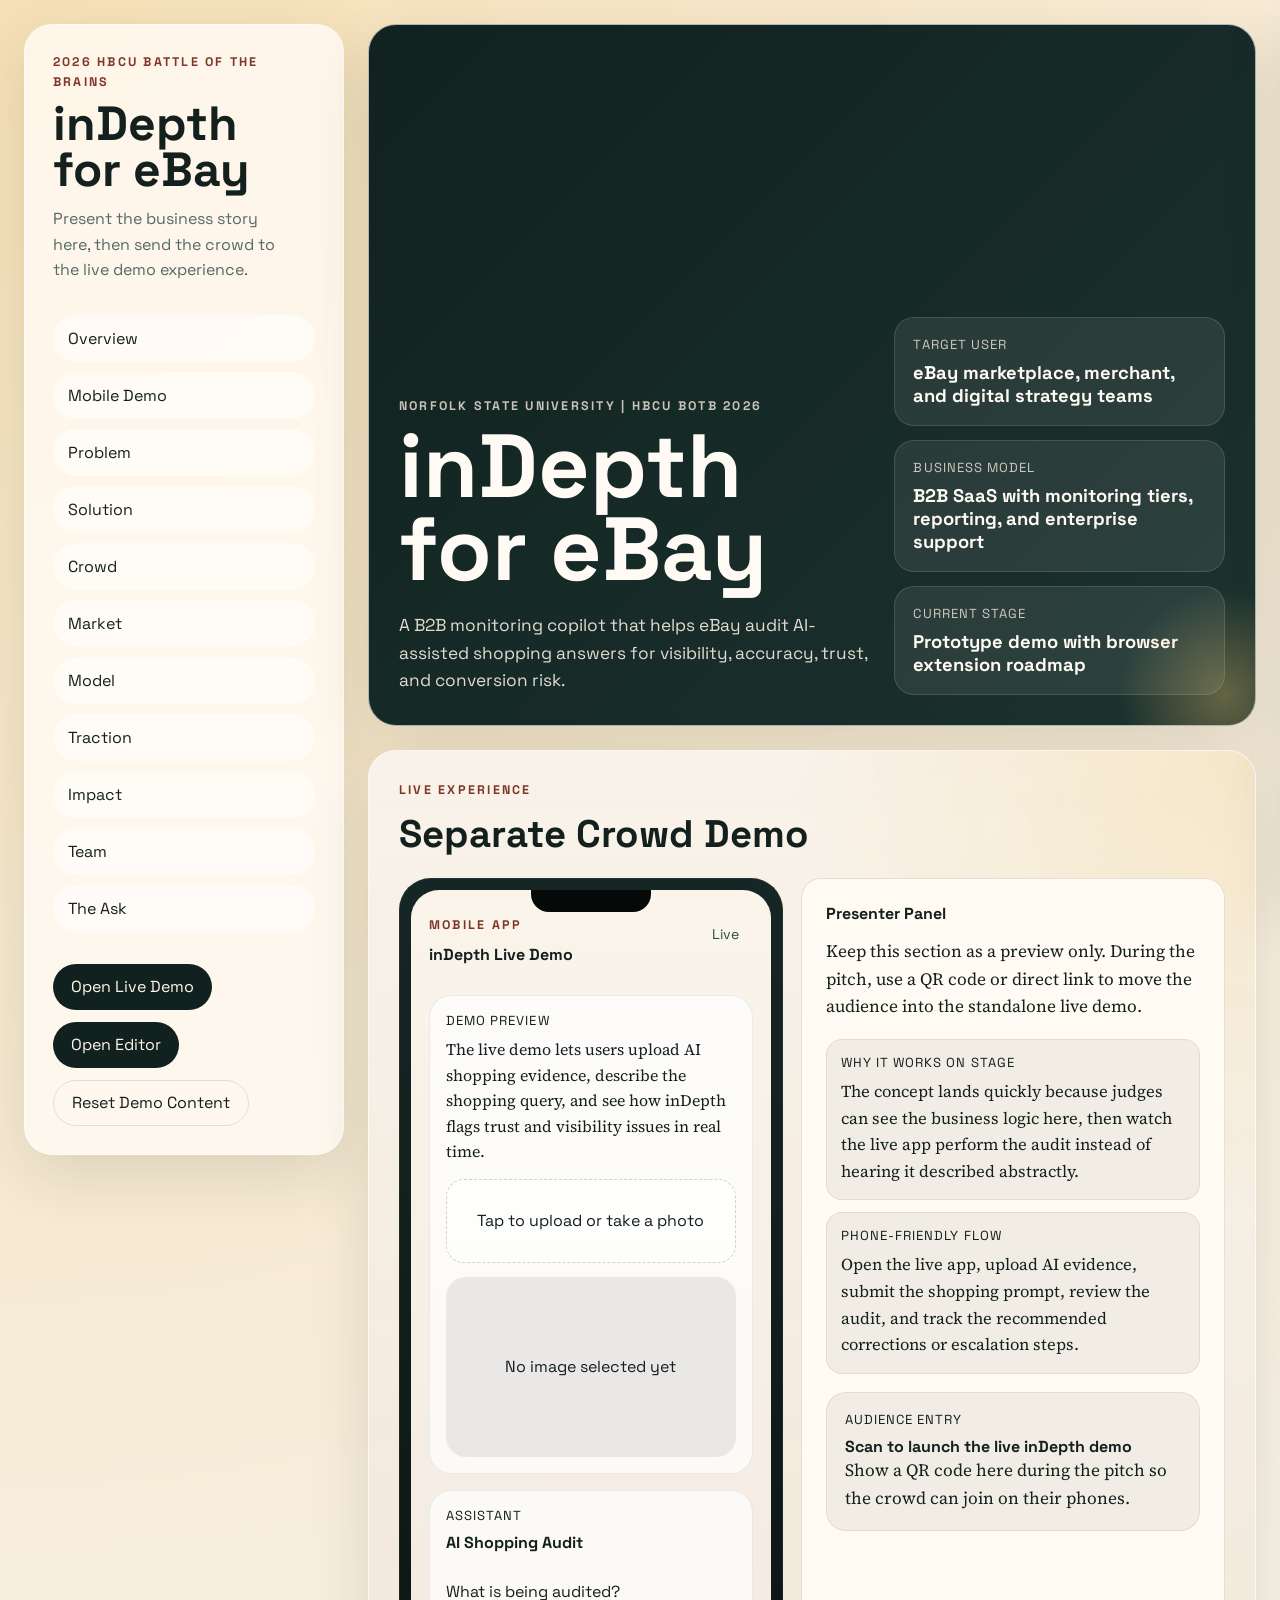
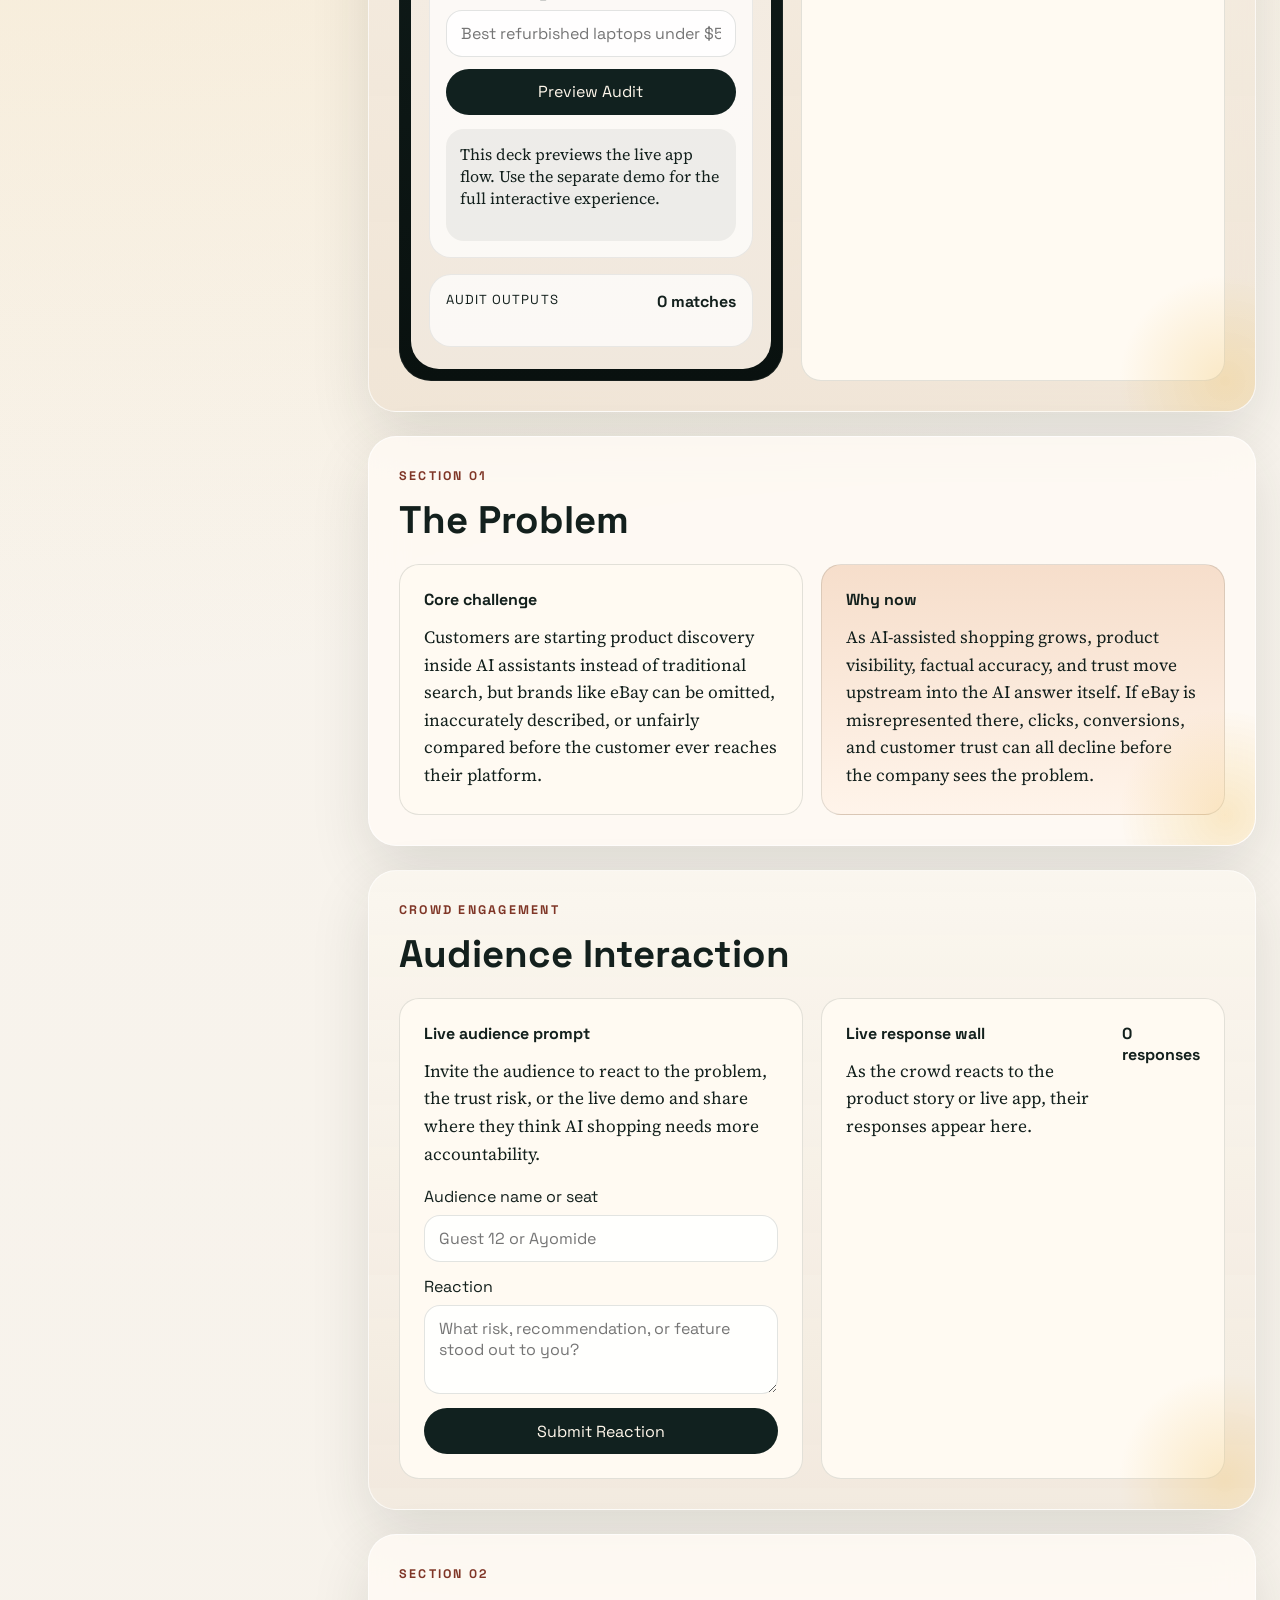
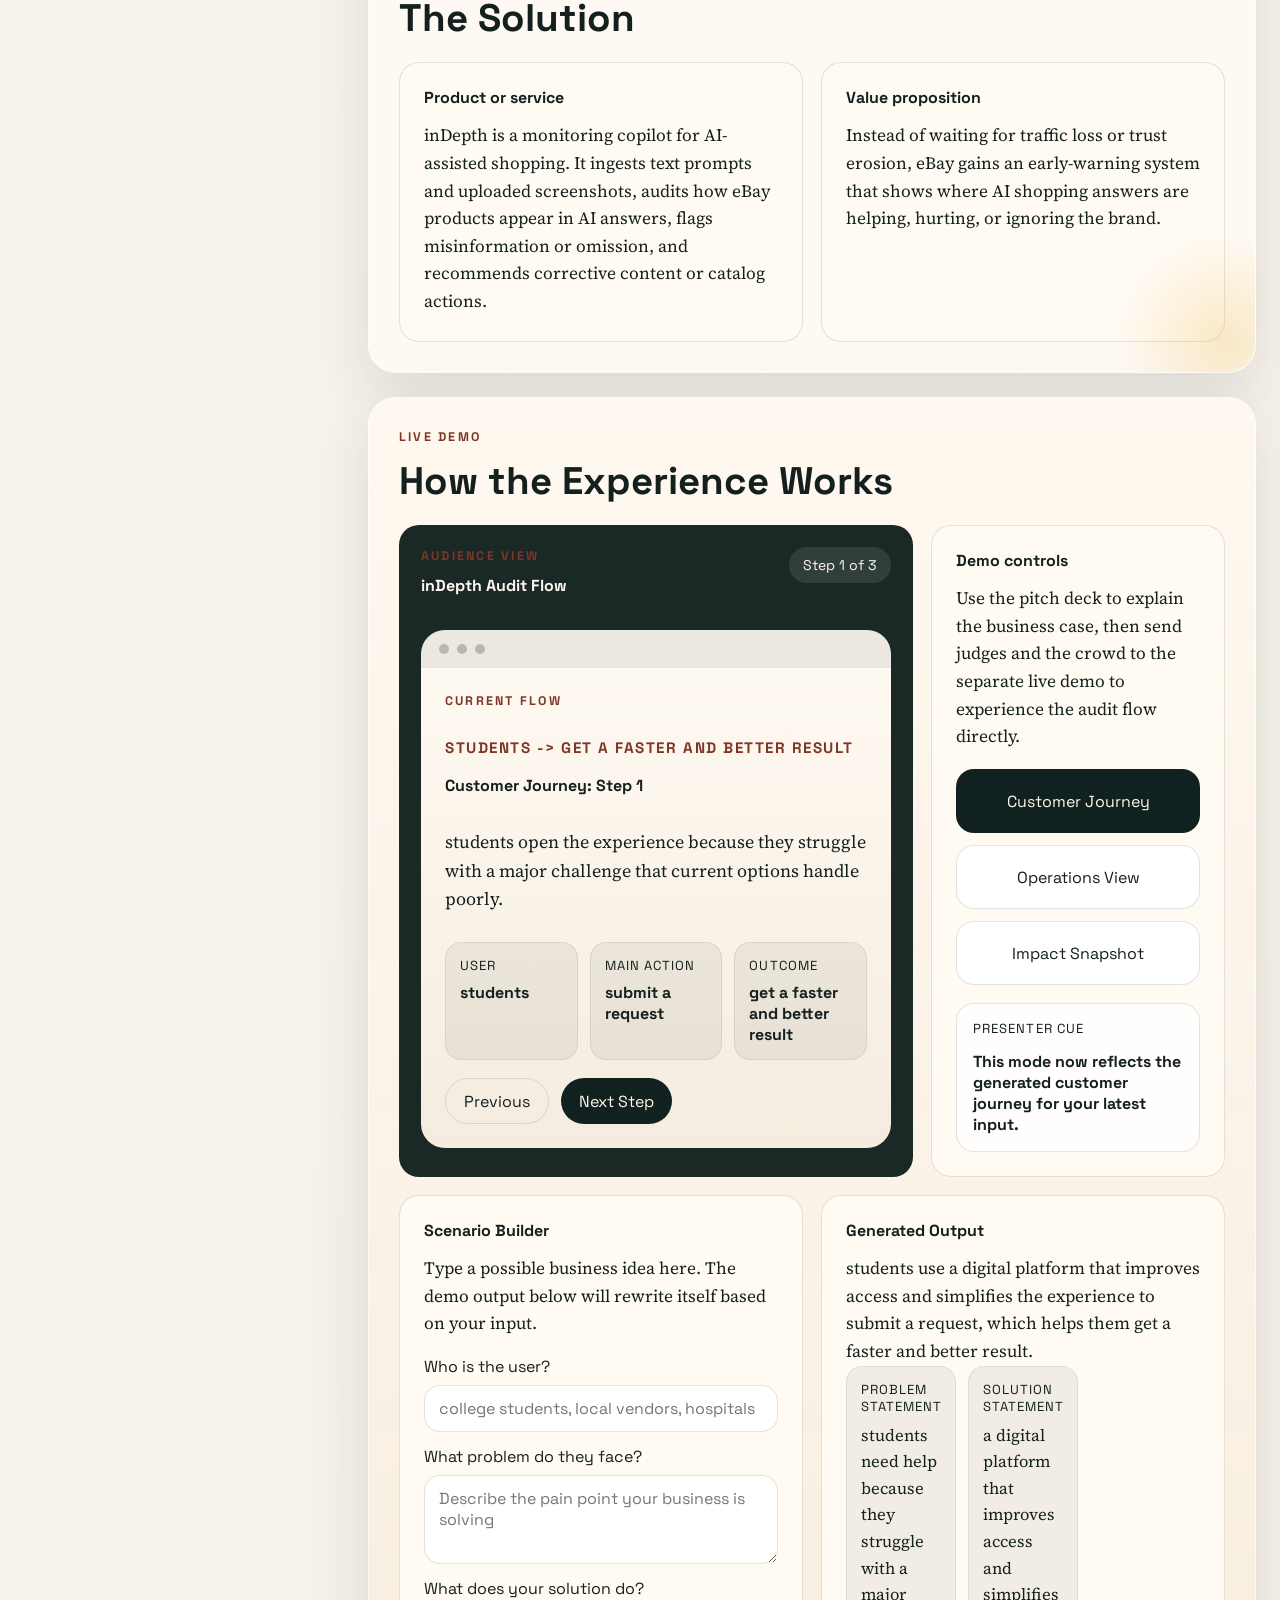
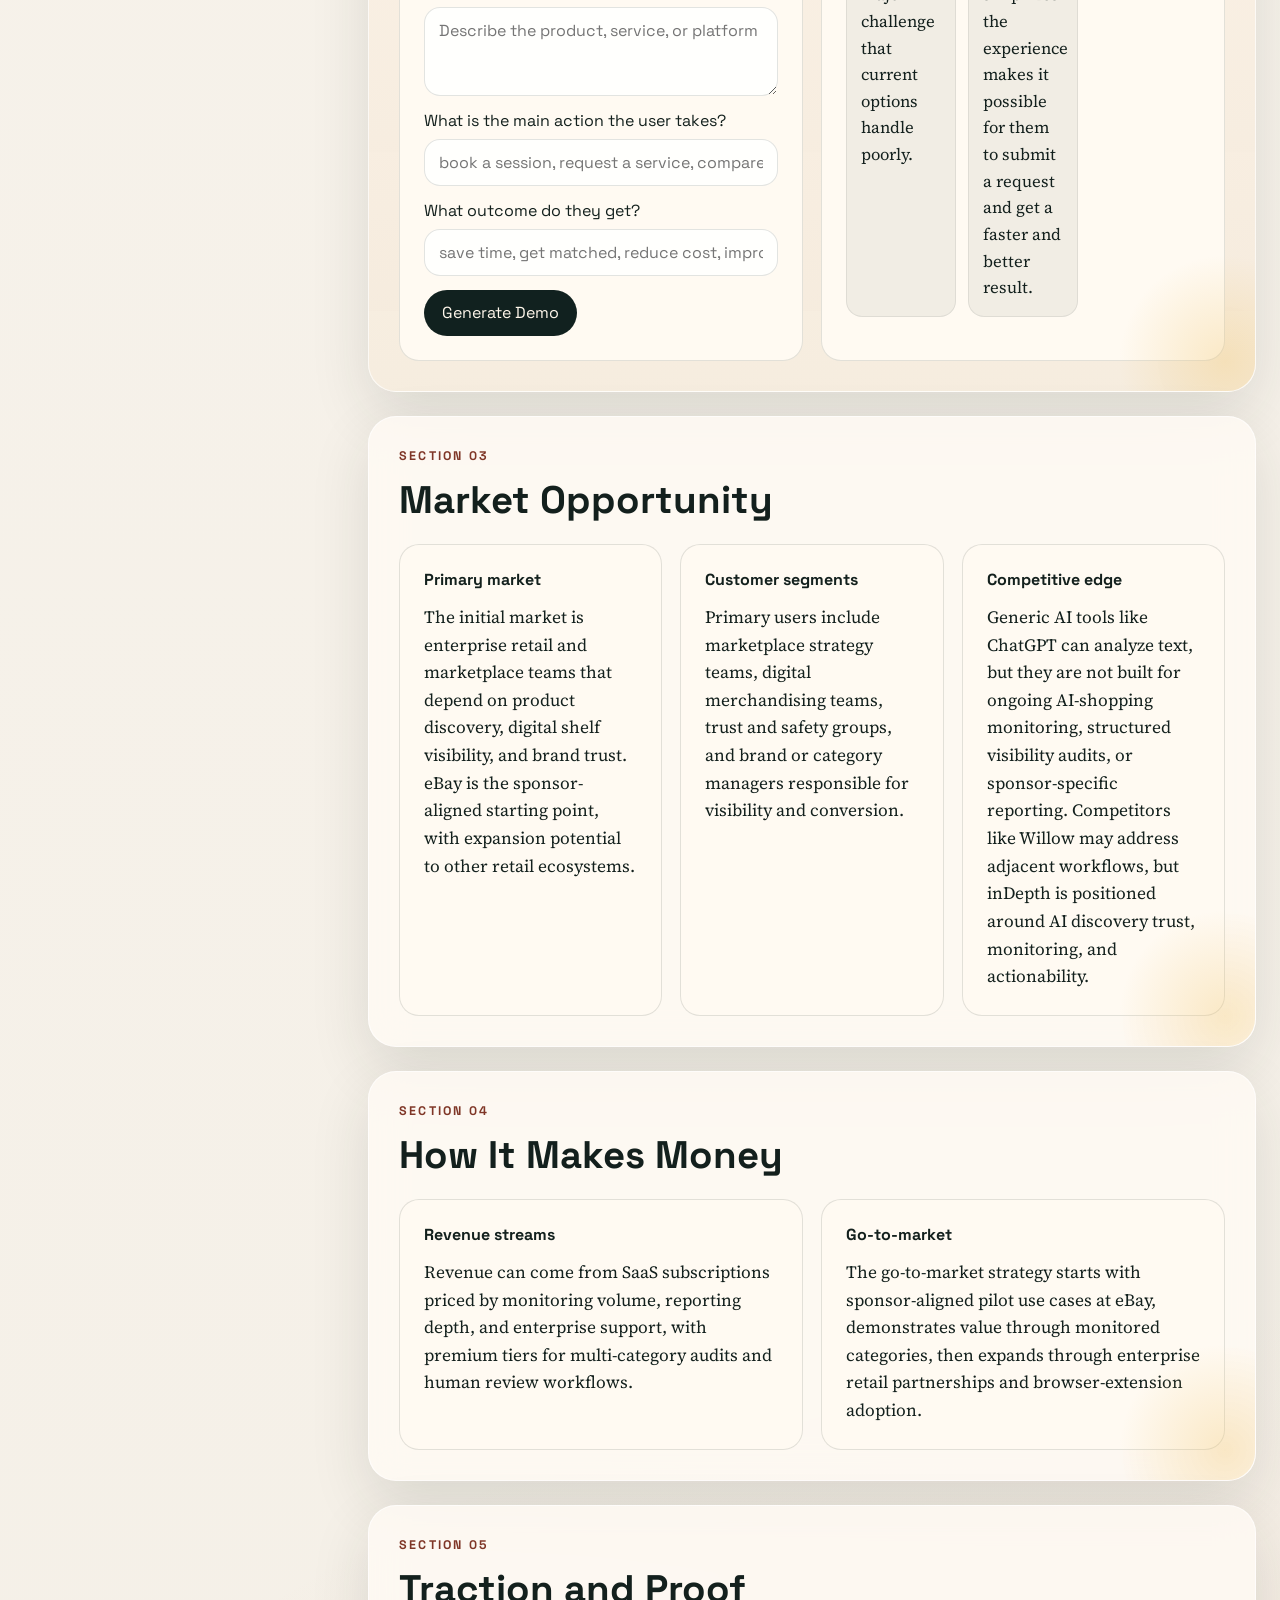
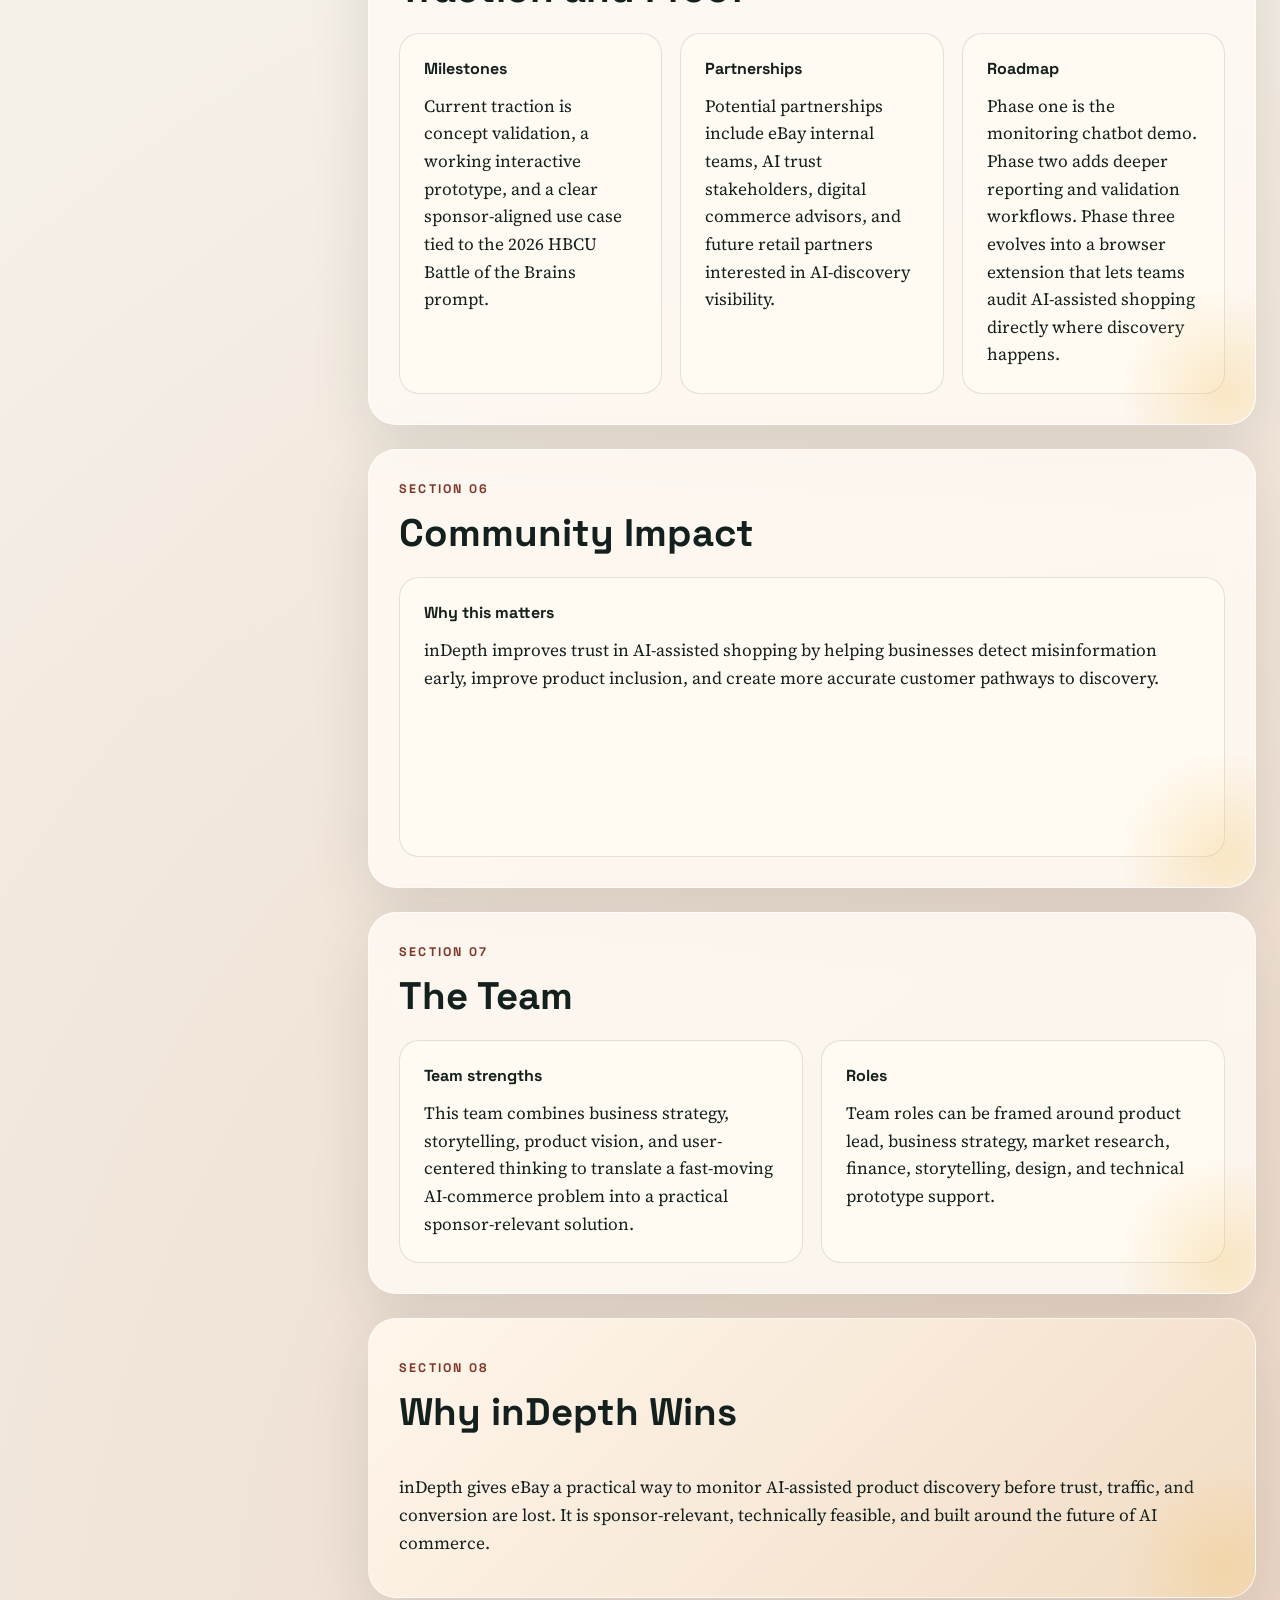
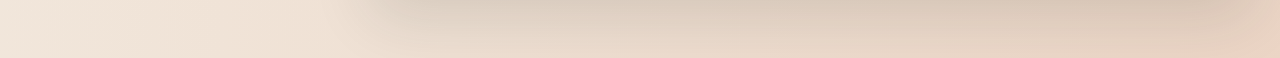
<file: index.html>
<!DOCTYPE html>
<html lang="en">
  <head>
    <meta charset="UTF-8" />
    <meta name="viewport" content="width=device-width, initial-scale=1.0" />
    <title>inDepth for eBay Pitch Deck</title>
    <link rel="preconnect" href="https://fonts.googleapis.com" />
    <link rel="preconnect" href="https://fonts.gstatic.com" crossorigin />
    <link
      href="https://fonts.googleapis.com/css2?family=Space+Grotesk:wght@400;500;700&family=Source+Serif+4:wght@400;600&display=swap"
      rel="stylesheet"
    />
    <link rel="stylesheet" href="./styles.css" />
  </head>
  <body>
    <div class="page-shell">
      <aside class="sidebar">
        <div>
          <p class="eyebrow">2026 HBCU Battle of the Brains</p>
          <h1>inDepth for eBay</h1>
          <p class="sidebar-copy">
            Present the business story here, then send the crowd to the live demo experience.
          </p>
        </div>

        <nav class="section-nav" aria-label="Section navigation">
          <a href="#hero">Overview</a>
          <a href="#mobile-demo">Mobile Demo</a>
          <a href="#problem">Problem</a>
          <a href="#solution">Solution</a>
          <a href="#crowd">Crowd</a>
          <a href="#market">Market</a>
          <a href="#business-model">Model</a>
          <a href="#traction">Traction</a>
          <a href="#impact">Impact</a>
          <a href="#team">Team</a>
          <a href="#ask">The Ask</a>
        </nav>

        <div class="sidebar-actions">
          <a class="primary-button link-button" href="./demo.html">Open Live Demo</a>
          <button id="edit-toggle" class="primary-button" type="button">
            Open Editor
          </button>
          <button id="reset-button" class="ghost-button" type="button">
            Reset Demo Content
          </button>
        </div>
      </aside>

      <main class="content">
        <section id="hero" class="panel hero-panel">
          <div class="hero-copy">
            <p class="eyebrow" data-field="tagline"></p>
            <h2 data-field="ventureName"></h2>
            <p class="lede" data-field="oneLiner"></p>
          </div>
          <div class="hero-metrics">
            <article class="metric-card">
              <span class="metric-label">Target user</span>
              <strong data-field="targetAudience"></strong>
            </article>
            <article class="metric-card">
              <span class="metric-label">Business model</span>
              <strong data-field="businessModel"></strong>
            </article>
            <article class="metric-card">
              <span class="metric-label">Current stage</span>
              <strong data-field="stage"></strong>
            </article>
          </div>
        </section>

        <section id="mobile-demo" class="panel mobile-demo-panel">
          <div class="section-heading">
            <p class="eyebrow">Live Experience</p>
            <h3>Separate Crowd Demo</h3>
          </div>

          <div class="mobile-demo-layout">
            <article class="phone-shell">
              <div class="phone-notch"></div>
              <div class="phone-screen">
                <header class="app-header">
                  <div>
                    <p class="eyebrow">Mobile app</p>
                    <h4 data-field="mobileAppTitle"></h4>
                  </div>
                  <span class="status-pill online-pill">Live</span>
                </header>

                <section class="upload-card">
                  <div>
                    <span class="metric-label">Demo preview</span>
                    <p class="upload-copy" data-field="mobileIntro"></p>
                  </div>
                  <label class="upload-dropzone" for="image-upload">
                    <input id="image-upload" type="file" accept="image/*" />
                    <span>Tap to upload or take a photo</span>
                  </label>
                  <div id="image-preview" class="image-preview empty">
                    <span id="preview-text">No image selected yet</span>
                    <img id="preview-image" alt="Uploaded preview" />
                  </div>
                </section>

                <section class="chat-card">
                  <div class="chat-heading">
                    <div>
                      <span class="metric-label">Assistant</span>
                      <h4>AI Shopping Audit</h4>
                    </div>
                  </div>

                  <form id="chat-form" class="chat-form">
                    <label>
                      What is being audited?
                      <input
                        id="chat-query"
                        name="query"
                        type="text"
                        placeholder="Best refurbished laptops under $500, top vintage watches..."
                      />
                    </label>
                    <button class="primary-button" type="submit">
                      Preview Audit
                    </button>
                  </form>

                  <div id="chat-response" class="chat-response">
                    This deck previews the live app flow. Use the separate demo for the full interactive experience.
                  </div>
                </section>

                <section class="results-card">
                  <div class="results-heading">
                    <span class="metric-label">Audit outputs</span>
                    <strong id="result-count">0 actions</strong>
                  </div>
                  <div id="result-list" class="result-list"></div>
                </section>
              </div>
            </article>

            <article class="story-card presenter-card">
              <h4>Presenter Panel</h4>
              <p data-field="mobilePresenterCue"></p>
              <div class="presenter-grid">
                <article class="output-card">
                  <span class="metric-label">Why it works on stage</span>
                  <p data-field="mobileWhyItWorks"></p>
                </article>
                <article class="output-card">
                  <span class="metric-label">Phone-friendly flow</span>
                  <p data-field="mobileFlow"></p>
                </article>
              </div>
              <div class="qr-card">
                <span class="metric-label">Audience entry</span>
                <strong data-field="qrPrompt"></strong>
                <p>Show a QR code here during the pitch so the crowd can join on their phones.</p>
              </div>
            </article>
          </div>
        </section>

        <section id="problem" class="panel">
          <div class="section-heading">
            <p class="eyebrow">Section 01</p>
            <h3>The Problem</h3>
          </div>
          <div class="two-column">
            <article class="story-card">
              <h4>Core challenge</h4>
              <p data-field="problem"></p>
            </article>
            <article class="story-card accent-card">
              <h4>Why now</h4>
              <p data-field="urgency"></p>
            </article>
          </div>
        </section>

        <section id="crowd" class="panel crowd-panel">
          <div class="section-heading">
            <p class="eyebrow">Crowd Engagement</p>
            <h3>Audience Interaction</h3>
          </div>

          <div class="generator-layout">
            <article class="story-card">
              <h4>Live audience prompt</h4>
              <p data-field="crowdPrompt"></p>
              <form id="crowd-form" class="scenario-form">
                <label>
                  Audience name or seat
                  <input
                    id="crowd-name"
                    name="name"
                    type="text"
                    placeholder="Guest 12 or Ayomide"
                  />
                </label>
                <label>
                  Reaction
                  <textarea
                    id="crowd-reaction"
                    name="reaction"
                    rows="3"
                    placeholder="What risk, recommendation, or feature stood out to you?"
                  ></textarea>
                </label>
                <button class="primary-button" type="submit">Submit Reaction</button>
              </form>
            </article>

            <article class="story-card">
              <div class="results-heading">
                <div>
                  <h4>Live response wall</h4>
                  <p class="builder-copy">As the crowd reacts to the product story or live app, their responses appear here.</p>
                </div>
                <strong id="crowd-count">0 responses</strong>
              </div>
              <div id="crowd-list" class="crowd-list"></div>
            </article>
          </div>
        </section>

        <section id="solution" class="panel">
          <div class="section-heading">
            <p class="eyebrow">Section 02</p>
            <h3>The Solution</h3>
          </div>
          <div class="two-column">
            <article class="story-card wide-card">
              <h4>Product or service</h4>
              <p data-field="solution"></p>
            </article>
            <article class="story-card">
              <h4>Value proposition</h4>
              <p data-field="valueProposition"></p>
            </article>
          </div>
        </section>

        <section id="demo" class="panel demo-panel">
          <div class="section-heading">
            <p class="eyebrow">Live Demo</p>
            <h3>How the Experience Works</h3>
          </div>

          <div class="demo-layout">
            <article class="demo-stage">
              <div class="demo-stage-header">
                <div>
                  <p class="eyebrow">Audience View</p>
                  <h4 data-field="demoTitle"></h4>
                </div>
                <span id="demo-status" class="status-pill">Step 1 of 3</span>
              </div>

              <div class="demo-screen">
                <div class="screen-topbar">
                  <span class="screen-dot"></span>
                  <span class="screen-dot"></span>
                  <span class="screen-dot"></span>
                </div>

                <div class="screen-body">
                  <p class="eyebrow">Current flow</p>
                  <h5 id="generated-headline" class="generated-headline"></h5>
                  <h4 id="journey-title"></h4>
                  <p id="journey-copy" class="screen-copy"></p>
                  <div class="generated-metrics">
                    <article class="generated-metric">
                      <span class="metric-label">User</span>
                      <strong id="output-user"></strong>
                    </article>
                    <article class="generated-metric">
                      <span class="metric-label">Main action</span>
                      <strong id="output-action"></strong>
                    </article>
                    <article class="generated-metric">
                      <span class="metric-label">Outcome</span>
                      <strong id="output-outcome"></strong>
                    </article>
                  </div>

                  <div class="journey-actions">
                    <button id="prev-step" class="ghost-button" type="button">
                      Previous
                    </button>
                    <button id="next-step" class="primary-button" type="button">
                      Next Step
                    </button>
                  </div>
                </div>
              </div>
            </article>

            <article class="demo-controls story-card">
              <h4>Demo controls</h4>
              <p data-field="demoInstructions"></p>
              <div class="control-grid">
                <button class="control-tile" data-mode="customer" type="button">
                  Customer Journey
                </button>
                <button class="control-tile" data-mode="operations" type="button">
                  Operations View
                </button>
                <button class="control-tile" data-mode="impact" type="button">
                  Impact Snapshot
                </button>
              </div>
              <div class="control-output">
                <span class="metric-label">Presenter cue</span>
                <strong id="mode-summary"></strong>
              </div>
            </article>
          </div>

          <div class="generator-layout">
            <article class="story-card">
              <h4>Scenario Builder</h4>
              <p class="builder-copy">
                Type a possible business idea here. The demo output below will rewrite itself based on your input.
              </p>

              <form id="scenario-form" class="scenario-form">
                <label>
                  Who is the user?
                  <input
                    id="scenario-user"
                    name="user"
                    type="text"
                    placeholder="college students, local vendors, hospitals"
                  />
                </label>
                <label>
                  What problem do they face?
                  <textarea
                    id="scenario-problem"
                    name="problem"
                    rows="3"
                    placeholder="Describe the pain point your business is solving"
                  ></textarea>
                </label>
                <label>
                  What does your solution do?
                  <textarea
                    id="scenario-solution"
                    name="solution"
                    rows="3"
                    placeholder="Describe the product, service, or platform"
                  ></textarea>
                </label>
                <label>
                  What is the main action the user takes?
                  <input
                    id="scenario-action"
                    name="action"
                    type="text"
                    placeholder="book a session, request a service, compare options"
                  />
                </label>
                <label>
                  What outcome do they get?
                  <input
                    id="scenario-outcome"
                    name="outcome"
                    type="text"
                    placeholder="save time, get matched, reduce cost, improve access"
                  />
                </label>
                <div class="editor-actions">
                  <button class="primary-button" type="submit">
                    Generate Demo
                  </button>
                </div>
              </form>
            </article>

            <article class="story-card">
              <h4>Generated Output</h4>
              <p id="generated-summary" class="builder-output"></p>
              <div class="output-grid">
                <article class="output-card">
                  <span class="metric-label">Problem statement</span>
                  <p id="generated-problem"></p>
                </article>
                <article class="output-card">
                  <span class="metric-label">Solution statement</span>
                  <p id="generated-solution"></p>
                </article>
              </div>
            </article>
          </div>
        </section>

        <section id="market" class="panel">
          <div class="section-heading">
            <p class="eyebrow">Section 03</p>
            <h3>Market Opportunity</h3>
          </div>
          <div class="grid-cards">
            <article class="story-card">
              <h4>Primary market</h4>
              <p data-field="market"></p>
            </article>
            <article class="story-card">
              <h4>Customer segments</h4>
              <p data-field="customers"></p>
            </article>
            <article class="story-card">
              <h4>Competitive edge</h4>
              <p data-field="competition"></p>
            </article>
          </div>
        </section>

        <section id="business-model" class="panel">
          <div class="section-heading">
            <p class="eyebrow">Section 04</p>
            <h3>How It Makes Money</h3>
          </div>
          <div class="two-column">
            <article class="story-card">
              <h4>Revenue streams</h4>
              <p data-field="revenue"></p>
            </article>
            <article class="story-card">
              <h4>Go-to-market</h4>
              <p data-field="goToMarket"></p>
            </article>
          </div>
        </section>

        <section id="traction" class="panel">
          <div class="section-heading">
            <p class="eyebrow">Section 05</p>
            <h3>Traction and Proof</h3>
          </div>
          <div class="grid-cards">
            <article class="story-card">
              <h4>Milestones</h4>
              <p data-field="traction"></p>
            </article>
            <article class="story-card">
              <h4>Partnerships</h4>
              <p data-field="partnerships"></p>
            </article>
            <article class="story-card">
              <h4>Roadmap</h4>
              <p data-field="roadmap"></p>
            </article>
          </div>
        </section>

        <section id="impact" class="panel">
          <div class="section-heading">
            <p class="eyebrow">Section 06</p>
            <h3>Community Impact</h3>
          </div>
          <article class="story-card impact-card">
            <h4>Why this matters</h4>
            <p data-field="impact"></p>
          </article>
        </section>

        <section id="team" class="panel">
          <div class="section-heading">
            <p class="eyebrow">Section 07</p>
            <h3>The Team</h3>
          </div>
          <div class="two-column">
            <article class="story-card">
              <h4>Team strengths</h4>
              <p data-field="team"></p>
            </article>
            <article class="story-card">
              <h4>Roles</h4>
              <p data-field="roles"></p>
            </article>
          </div>
        </section>

        <section id="ask" class="panel closing-panel">
          <div>
            <p class="eyebrow">Section 08</p>
            <h3 data-field="askTitle"></h3>
          </div>
          <p class="closing-copy" data-field="askBody"></p>
        </section>
      </main>
    </div>

    <aside id="editor-panel" class="editor-panel" aria-hidden="true">
      <div class="editor-header">
        <div>
          <p class="eyebrow">Editor</p>
          <h3>Update Your Pitch</h3>
        </div>
        <button id="close-editor" class="ghost-button" type="button">
          Close
        </button>
      </div>

      <form id="editor-form" class="editor-form">
        <label>
          Team / project tag
          <input name="tagline" type="text" />
        </label>
        <label>
          Venture name
          <input name="ventureName" type="text" />
        </label>
        <label>
          One-line pitch
          <textarea name="oneLiner" rows="3"></textarea>
        </label>
        <label>
          Target audience
          <input name="targetAudience" type="text" />
        </label>
        <label>
          Business model
          <input name="businessModel" type="text" />
        </label>
        <label>
          Current stage
          <input name="stage" type="text" />
        </label>
        <label>
          Problem
          <textarea name="problem" rows="4"></textarea>
        </label>
        <label>
          Why now
          <textarea name="urgency" rows="3"></textarea>
        </label>
        <label>
          Solution
          <textarea name="solution" rows="4"></textarea>
        </label>
        <label>
          Value proposition
          <textarea name="valueProposition" rows="3"></textarea>
        </label>
        <label>
          Demo title
          <input name="demoTitle" type="text" />
        </label>
        <label>
          Demo instructions
          <textarea name="demoInstructions" rows="3"></textarea>
        </label>
        <label>
          Mobile app title
          <input name="mobileAppTitle" type="text" />
        </label>
        <label>
          Mobile intro
          <textarea name="mobileIntro" rows="3"></textarea>
        </label>
        <label>
          Presenter cue
          <textarea name="mobilePresenterCue" rows="3"></textarea>
        </label>
        <label>
          Why it works on stage
          <textarea name="mobileWhyItWorks" rows="3"></textarea>
        </label>
        <label>
          Phone-friendly flow
          <textarea name="mobileFlow" rows="3"></textarea>
        </label>
        <label>
          QR prompt
          <input name="qrPrompt" type="text" />
        </label>
        <label>
          Crowd prompt
          <textarea name="crowdPrompt" rows="3"></textarea>
        </label>
        <label>
          Customer step 1
          <textarea name="journeyCustomer1" rows="3"></textarea>
        </label>
        <label>
          Customer step 2
          <textarea name="journeyCustomer2" rows="3"></textarea>
        </label>
        <label>
          Customer step 3
          <textarea name="journeyCustomer3" rows="3"></textarea>
        </label>
        <label>
          Operations step 1
          <textarea name="journeyOperations1" rows="3"></textarea>
        </label>
        <label>
          Operations step 2
          <textarea name="journeyOperations2" rows="3"></textarea>
        </label>
        <label>
          Operations step 3
          <textarea name="journeyOperations3" rows="3"></textarea>
        </label>
        <label>
          Impact step 1
          <textarea name="journeyImpact1" rows="3"></textarea>
        </label>
        <label>
          Impact step 2
          <textarea name="journeyImpact2" rows="3"></textarea>
        </label>
        <label>
          Impact step 3
          <textarea name="journeyImpact3" rows="3"></textarea>
        </label>
        <label>
          Market opportunity
          <textarea name="market" rows="3"></textarea>
        </label>
        <label>
          Customer segments
          <textarea name="customers" rows="3"></textarea>
        </label>
        <label>
          Competitive edge
          <textarea name="competition" rows="3"></textarea>
        </label>
        <label>
          Revenue streams
          <textarea name="revenue" rows="3"></textarea>
        </label>
        <label>
          Go-to-market plan
          <textarea name="goToMarket" rows="3"></textarea>
        </label>
        <label>
          Traction
          <textarea name="traction" rows="3"></textarea>
        </label>
        <label>
          Partnerships
          <textarea name="partnerships" rows="3"></textarea>
        </label>
        <label>
          Roadmap
          <textarea name="roadmap" rows="3"></textarea>
        </label>
        <label>
          Impact
          <textarea name="impact" rows="4"></textarea>
        </label>
        <label>
          Team strengths
          <textarea name="team" rows="3"></textarea>
        </label>
        <label>
          Team roles
          <textarea name="roles" rows="3"></textarea>
        </label>
        <label>
          Closing title
          <input name="askTitle" type="text" />
        </label>
        <label>
          Closing statement / ask
          <textarea name="askBody" rows="4"></textarea>
        </label>

        <div class="editor-actions">
          <button class="primary-button" type="submit">Save Changes</button>
        </div>
      </form>
    </aside>

    <script src="./app.js"></script>
  </body>
</html>
</file>
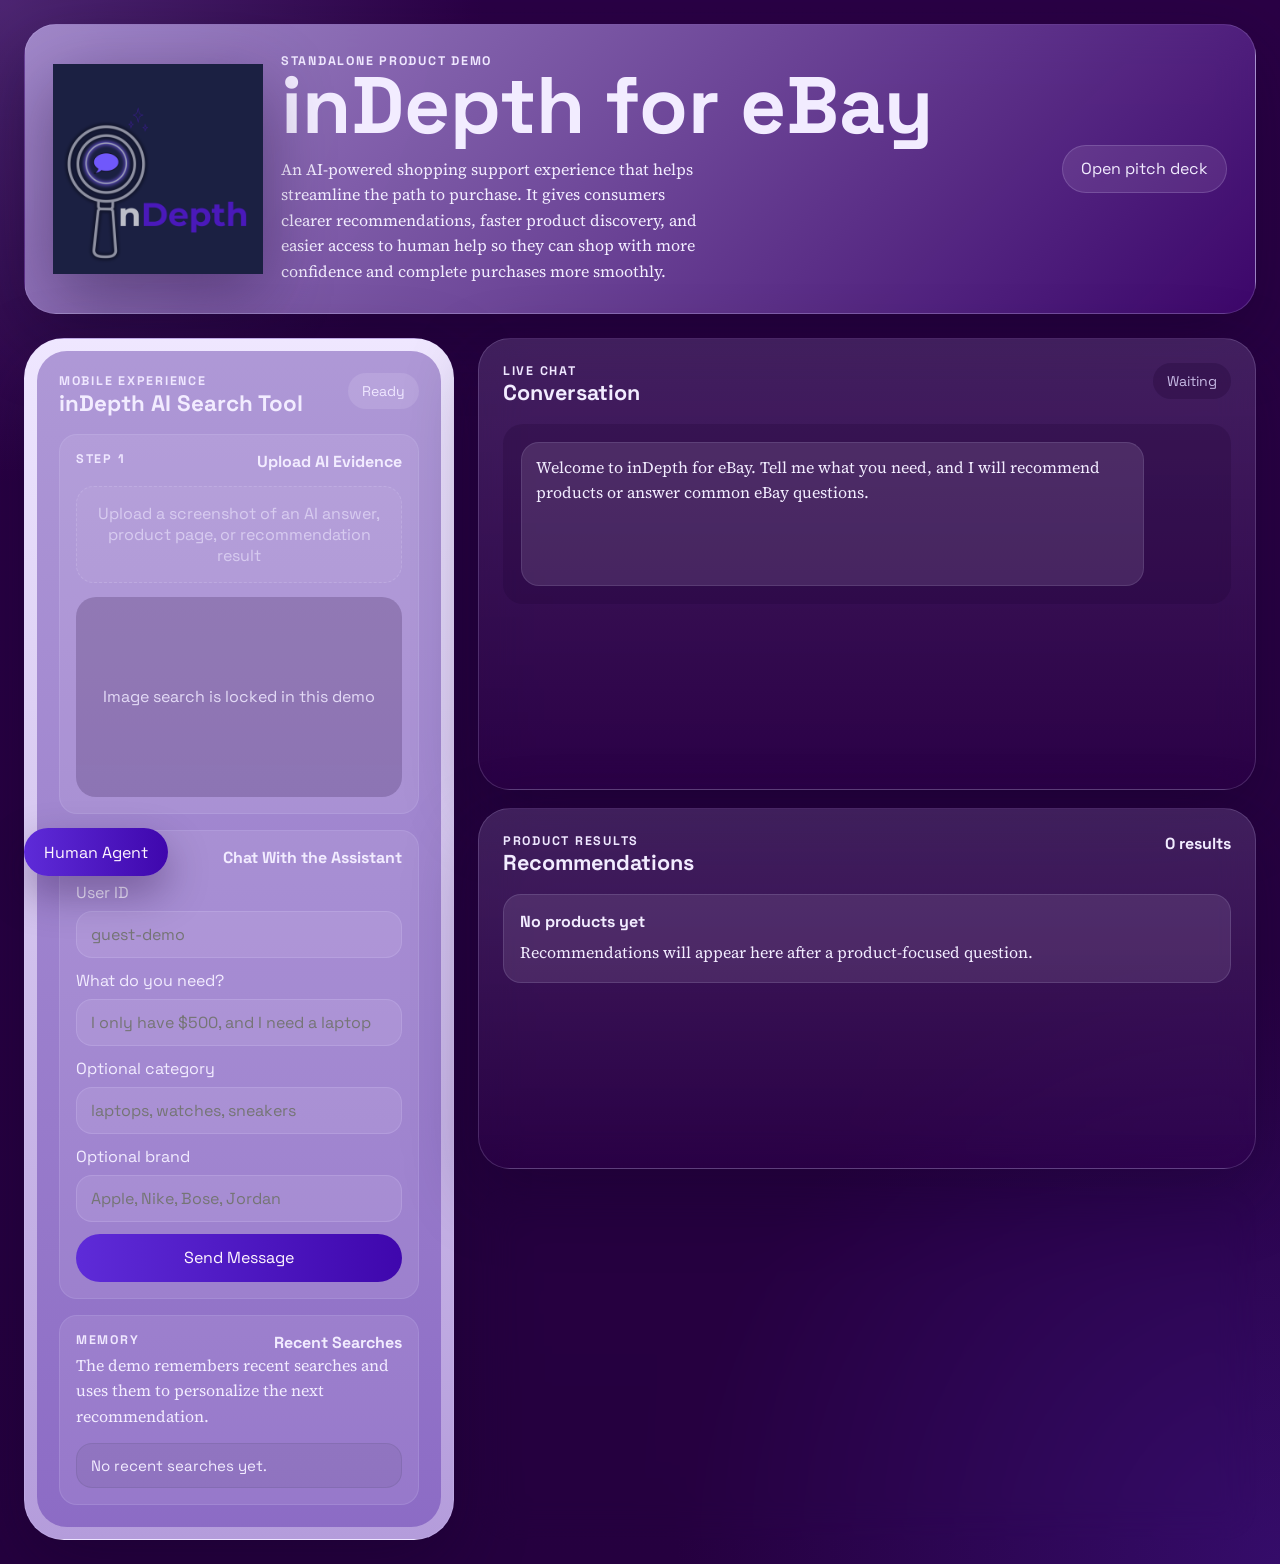
<file: deploy/index.html>
<!DOCTYPE html>
<html lang="en">
  <head>
    <meta charset="UTF-8" />
    <meta name="viewport" content="width=device-width, initial-scale=1.0" />
    <title>inDepth for eBay Demo</title>
    <link rel="preconnect" href="https://fonts.googleapis.com" />
    <link rel="preconnect" href="https://fonts.gstatic.com" crossorigin />
    <link
      href="https://fonts.googleapis.com/css2?family=Space+Grotesk:wght@400;500;700&family=Source+Serif+4:wght@400;600&display=swap"
      rel="stylesheet"
    />
    <link rel="stylesheet" href="./demo.css" />
  </head>
  <body>
    <main class="demo-app">
      <section class="demo-hero">
        <div class="hero-brand">
          <img
            class="hero-logo"
            src="./indepth-logo.PNG"
            alt="inDepth logo"
          />
        </div>
        <div class="hero-copy">
          <p class="eyebrow">Standalone Product Demo</p>
          <h1>inDepth for eBay</h1>
          <p class="hero-text">
            An AI-powered shopping support experience that helps streamline the
            path to purchase. It gives consumers clearer recommendations,
            faster product discovery, and easier access to human help so they
            can shop with more confidence and complete purchases more smoothly.
          </p>
        </div>
        <a class="back-link" href="./index.html">Open pitch deck</a>
      </section>

      <section class="demo-grid">
        <article class="phone-frame">
          <div class="phone-screen">
            <header class="screen-header">
              <div>
                <p class="eyebrow">Mobile Experience</p>
                <h2>inDepth AI Search Tool</h2>
              </div>
              <span id="system-mode" class="status-pill">Ready</span>
            </header>

            <section class="card">
              <div class="card-heading">
                <span class="label">Step 1</span>
                <strong>Upload AI Evidence</strong>
              </div>
              <label class="upload-zone upload-zone-disabled" for="demo-image-upload">
                <input id="demo-image-upload" type="file" accept="image/*" disabled />
                <span>Upload a screenshot of an AI answer, product page, or recommendation result</span>
              </label>
              <div id="demo-image-preview" class="image-preview empty image-preview-disabled">
                <span id="demo-preview-text">Image search is locked in this demo</span>
                <img id="demo-preview-image" alt="Uploaded preview" />
              </div>
            </section>

            <section class="card">
              <div class="card-heading">
                <span class="label">Step 2</span>
                <strong>Chat With the Assistant</strong>
              </div>
              <form id="demo-chat-form" class="stack-form">
                <label>
                  User ID
                  <input
                    id="demo-user-id"
                    name="userId"
                    type="text"
                    placeholder="guest-demo"
                  />
                </label>
                <label>
                  What do you need?
                  <input
                    id="demo-query"
                    name="query"
                    type="text"
                    placeholder="I only have $500, and I need a laptop"
                  />
                </label>
                <label>
                  Optional category
                  <input
                    id="demo-category"
                    name="category"
                    type="text"
                    placeholder="laptops, watches, sneakers"
                  />
                </label>
                <label>
                  Optional brand
                  <input
                    id="demo-brand"
                    name="brand"
                    type="text"
                    placeholder="Apple, Nike, Bose, Jordan"
                  />
                </label>
                <button class="primary-button" type="submit">
                  Send Message
                </button>
              </form>
            </section>

            <section class="card">
              <div class="card-heading">
                <span class="label">Memory</span>
                <strong>Recent Searches</strong>
              </div>
              <p class="memory-copy">
                The demo remembers recent searches and uses them to personalize the next recommendation.
              </p>
              <div id="search-history" class="history-list"></div>
            </section>
          </div>
        </article>

        <section class="experience-panel">
          <article class="surface">
            <div class="panel-heading">
              <div>
                <p class="eyebrow">Live Chat</p>
                <h3>Conversation</h3>
              </div>
              <span id="analysis-status" class="status-pill neutral-pill">
                Waiting
              </span>
            </div>
            <div id="chat-transcript" class="chat-transcript">
              <article class="chat-bubble assistant">
                Welcome to inDepth for eBay. Tell me what you need, and I will
                recommend products or answer common eBay questions.
              </article>
            </div>
          </article>

          <article class="surface">
            <div class="panel-heading">
              <div>
                <p class="eyebrow">Product Results</p>
                <h3>Recommendations</h3>
              </div>
              <strong id="results-count">0 results</strong>
            </div>
            <div id="demo-results" class="results-list"></div>
          </article>

          <article class="surface insights-panel">
            <div class="panel-heading">
              <div>
                <p class="eyebrow">Presenter View</p>
                <h3>Personalization Signals</h3>
              </div>
            </div>
            <div class="insight-grid">
              <article class="insight-card">
                <span class="label">Favorite Category</span>
                <p id="insight-need">Waiting for input.</p>
              </article>
              <article class="insight-card">
                <span class="label">Preferred Brand</span>
                <p id="insight-fit">Waiting for input.</p>
              </article>
              <article class="insight-card">
                <span class="label">Budget Memory</span>
                <p id="insight-outcome">Waiting for input.</p>
              </article>
            </div>
          </article>
        </section>
      </section>
    </main>
    <div class="floating-agent-access">
      <p id="agent-status-copy" class="agent-status-copy hidden">
        Human agent access requested. A support specialist can now step in to
        clarify recommendations and help finish the purchase.
      </p>
      <button id="agent-button" class="primary-button floating-agent-button" type="button">
        Human Agent
      </button>
      <section id="agent-panel" class="agent-panel hidden">
        <div class="panel-heading">
          <div>
            <p class="eyebrow">Human Support</p>
            <h3>Live Agent</h3>
          </div>
          <button id="agent-close-button" class="agent-close-button" type="button">
            Close
          </button>
        </div>
        <div id="agent-transcript" class="chat-transcript agent-transcript">
          <article class="chat-bubble assistant">
            Hi, I am your human agent. Tell me what you need, what your budget is,
            or where you want more clarification, and I will help from here.
          </article>
        </div>
        <form id="agent-chat-form" class="stack-form">
          <label>
            What do you need help with?
            <input
              id="agent-query"
              name="agentQuery"
              type="text"
              placeholder="I need a laptop under $400 and I want to talk to a person"
            />
          </label>
          <label>
            Optional category
            <input
              id="agent-category"
              name="agentCategory"
              type="text"
              placeholder="laptops, shoes, phones"
            />
          </label>
          <label>
            Optional brand
            <input
              id="agent-brand"
              name="agentBrand"
              type="text"
              placeholder="Apple, Nike, Bose, Jordan"
            />
          </label>
          <button class="primary-button" type="submit">
            Send to Human Agent
          </button>
        </form>
      </section>
    </div>

    <script src="./demo-app.js"></script>
  </body>
</html>
</file>
<file: styles.css>
:root {
  color-scheme: light;
  --bg: #f4efe6;
  --panel: rgba(255, 251, 245, 0.82);
  --panel-strong: #fffaf2;
  --surface: #11211f;
  --surface-soft: #1d3531;
  --ink: #13201d;
  --muted: #556965;
  --line: rgba(19, 32, 29, 0.12);
  --accent: #c96d42;
  --accent-deep: #7f3627;
  --highlight: #f1c66f;
  --shadow: 0 22px 60px rgba(31, 39, 36, 0.12);
  --radius-lg: 28px;
  --radius-md: 20px;
  --radius-sm: 14px;
}

* {
  box-sizing: border-box;
}

html {
  scroll-behavior: smooth;
}

body {
  margin: 0;
  min-height: 100vh;
  font-family: "Space Grotesk", sans-serif;
  background:
    radial-gradient(circle at top left, rgba(241, 198, 111, 0.45), transparent 28%),
    radial-gradient(circle at bottom right, rgba(201, 109, 66, 0.2), transparent 24%),
    linear-gradient(180deg, #f9f5ef 0%, var(--bg) 100%);
  color: var(--ink);
}

body::before {
  content: "";
  position: fixed;
  inset: 0;
  background-image:
    linear-gradient(rgba(255, 255, 255, 0.08) 1px, transparent 1px),
    linear-gradient(90deg, rgba(255, 255, 255, 0.08) 1px, transparent 1px);
  background-size: 28px 28px;
  mask-image: linear-gradient(180deg, rgba(0, 0, 0, 0.35), rgba(0, 0, 0, 0));
  pointer-events: none;
}

.page-shell {
  display: grid;
  grid-template-columns: minmax(260px, 320px) 1fr;
  gap: 24px;
  padding: 24px;
}

.sidebar,
.panel,
.editor-panel {
  backdrop-filter: blur(18px);
  background: var(--panel);
  border: 1px solid rgba(255, 255, 255, 0.65);
  box-shadow: var(--shadow);
}

.sidebar {
  position: sticky;
  top: 24px;
  align-self: start;
  min-height: calc(100vh - 48px);
  padding: 28px;
  border-radius: var(--radius-lg);
  display: flex;
  flex-direction: column;
  justify-content: space-between;
}

.eyebrow {
  margin: 0 0 8px;
  font-size: 0.78rem;
  font-weight: 700;
  letter-spacing: 0.18em;
  text-transform: uppercase;
  color: var(--accent-deep);
}

h1,
h2,
h3,
h4 {
  margin: 0;
}

h1 {
  font-size: clamp(2rem, 4vw, 3rem);
  line-height: 0.95;
}

h2 {
  font-size: clamp(2.6rem, 7vw, 5.8rem);
  line-height: 0.92;
  max-width: 9ch;
}

h3 {
  font-size: clamp(1.7rem, 3vw, 2.5rem);
}

h4 {
  font-size: 1rem;
  margin-bottom: 14px;
}

h5 {
  margin: 0;
  font-size: 0.95rem;
}

p {
  margin: 0;
  line-height: 1.6;
}

.sidebar-copy {
  margin-top: 14px;
  color: var(--muted);
  max-width: 24ch;
}

.section-nav {
  display: grid;
  gap: 10px;
  margin: 32px 0;
}

.section-nav a {
  padding: 12px 14px;
  border-radius: 999px;
  color: var(--ink);
  text-decoration: none;
  background: rgba(255, 255, 255, 0.5);
  border: 1px solid transparent;
  transition: transform 180ms ease, border-color 180ms ease, background 180ms ease;
}

.section-nav a:hover,
.section-nav a:focus-visible {
  transform: translateX(4px);
  border-color: rgba(201, 109, 66, 0.35);
  background: rgba(255, 255, 255, 0.8);
}

.sidebar-actions,
.editor-actions {
  display: flex;
  gap: 12px;
  flex-wrap: wrap;
}

button,
input,
textarea {
  font: inherit;
}

a {
  font: inherit;
}

button {
  cursor: pointer;
  border: none;
}

.primary-button,
.ghost-button {
  min-height: 46px;
  padding: 0 18px;
  border-radius: 999px;
  transition: transform 180ms ease, background 180ms ease, border-color 180ms ease;
}

.primary-button {
  background: var(--surface);
  color: #fff7eb;
}

.link-button {
  display: inline-flex;
  align-items: center;
  justify-content: center;
  text-decoration: none;
}

.ghost-button {
  background: transparent;
  color: var(--ink);
  border: 1px solid var(--line);
}

.primary-button:hover,
.ghost-button:hover {
  transform: translateY(-1px);
}

.content {
  display: grid;
  gap: 24px;
  padding-bottom: 36px;
}

.panel {
  position: relative;
  overflow: hidden;
  padding: 30px;
  border-radius: var(--radius-lg);
}

.panel::after {
  content: "";
  position: absolute;
  inset: auto -80px -80px auto;
  width: 220px;
  height: 220px;
  border-radius: 50%;
  background: radial-gradient(circle, rgba(241, 198, 111, 0.34), transparent 68%);
  pointer-events: none;
}

.hero-panel {
  display: grid;
  grid-template-columns: 1.3fr 0.9fr;
  gap: 18px;
  min-height: 78vh;
  align-items: end;
  background:
    linear-gradient(135deg, rgba(17, 33, 31, 0.95), rgba(29, 53, 49, 0.88)),
    var(--surface);
  color: #fffaf4;
}

.hero-panel .eyebrow,
.hero-panel .metric-label {
  color: rgba(255, 244, 232, 0.76);
}

.lede {
  margin-top: 22px;
  max-width: 56ch;
  font-size: 1.08rem;
  color: rgba(255, 244, 232, 0.88);
}

.hero-metrics {
  display: grid;
  gap: 14px;
}

.metric-card {
  padding: 18px;
  border-radius: var(--radius-md);
  background: rgba(255, 255, 255, 0.08);
  border: 1px solid rgba(255, 255, 255, 0.12);
}

.metric-label {
  display: block;
  margin-bottom: 8px;
  font-size: 0.82rem;
  letter-spacing: 0.08em;
  text-transform: uppercase;
}

.metric-card strong {
  font-size: 1.15rem;
}

.section-heading {
  margin-bottom: 20px;
}

.two-column,
.grid-cards {
  display: grid;
  gap: 18px;
}

.two-column {
  grid-template-columns: repeat(2, minmax(0, 1fr));
}

.grid-cards {
  grid-template-columns: repeat(3, minmax(0, 1fr));
}

.story-card {
  position: relative;
  min-height: 220px;
  padding: 24px;
  border-radius: var(--radius-md);
  background: var(--panel-strong);
  border: 1px solid var(--line);
}

.story-card p,
.closing-copy {
  font-family: "Source Serif 4", serif;
  font-size: 1.08rem;
}

.demo-panel {
  background:
    linear-gradient(180deg, rgba(255, 248, 239, 0.96), rgba(245, 235, 220, 0.92)),
    var(--panel);
}

.mobile-demo-panel {
  background:
    radial-gradient(circle at top right, rgba(241, 198, 111, 0.28), transparent 30%),
    linear-gradient(180deg, rgba(248, 243, 235, 0.96), rgba(239, 228, 213, 0.92));
}

.mobile-demo-layout {
  display: grid;
  grid-template-columns: minmax(0, 0.95fr) minmax(280px, 1.05fr);
  gap: 18px;
}

.phone-shell {
  display: flex;
  justify-content: center;
  padding: 12px;
  border-radius: 32px;
  background: linear-gradient(180deg, #162624, #09110f);
  box-shadow: inset 0 0 0 1px rgba(255, 255, 255, 0.06);
}

.phone-notch {
  position: absolute;
  width: 120px;
  height: 22px;
  border-radius: 0 0 18px 18px;
  background: #050908;
}

.phone-screen {
  width: min(100%, 370px);
  min-height: 760px;
  padding: 26px 18px 22px;
  border-radius: 28px;
  background:
    linear-gradient(180deg, rgba(255, 248, 239, 0.98), rgba(245, 236, 225, 0.98));
  display: grid;
  gap: 16px;
}

.app-header,
.chat-heading,
.results-heading {
  display: flex;
  justify-content: space-between;
  gap: 12px;
  align-items: start;
}

.online-pill {
  background: rgba(66, 139, 95, 0.16);
  color: #225238;
}

.upload-card,
.chat-card,
.results-card {
  display: grid;
  gap: 14px;
  padding: 16px;
  border-radius: 22px;
  background: rgba(255, 255, 255, 0.7);
  border: 1px solid rgba(19, 32, 29, 0.08);
}

.upload-copy {
  font-family: "Source Serif 4", serif;
}

.upload-dropzone {
  display: grid;
  place-items: center;
  min-height: 84px;
  padding: 16px;
  border-radius: 18px;
  border: 1.5px dashed rgba(19, 32, 29, 0.2);
  text-align: center;
  background: rgba(255, 255, 255, 0.66);
  cursor: pointer;
}

.upload-dropzone input {
  display: none;
}

.image-preview {
  min-height: 180px;
  border-radius: 20px;
  overflow: hidden;
  background: rgba(19, 32, 29, 0.08);
  display: grid;
  place-items: center;
}

.image-preview img {
  display: none;
  width: 100%;
  height: 100%;
  object-fit: cover;
}

.image-preview.has-image img {
  display: block;
}

.image-preview.has-image #preview-text {
  display: none;
}

.chat-form {
  display: grid;
  gap: 12px;
}

.chat-form label {
  display: grid;
  gap: 8px;
}

.chat-form input {
  width: 100%;
  border: 1px solid var(--line);
  border-radius: 16px;
  background: rgba(255, 255, 255, 0.84);
  padding: 12px 14px;
  color: var(--ink);
}

.chat-response {
  min-height: 112px;
  padding: 14px;
  border-radius: 18px;
  background: rgba(17, 33, 31, 0.06);
  font-family: "Source Serif 4", serif;
}

.result-list,
.crowd-list {
  display: grid;
  gap: 10px;
}

.result-item,
.crowd-item {
  padding: 14px;
  border-radius: 16px;
  background: rgba(255, 255, 255, 0.8);
  border: 1px solid rgba(19, 32, 29, 0.08);
}

.result-item strong,
.crowd-item strong {
  display: block;
  margin-bottom: 6px;
}

.presenter-card {
  min-height: 760px;
}

.presenter-grid {
  display: grid;
  gap: 12px;
  margin-top: 18px;
}

.qr-card {
  margin-top: 18px;
  padding: 18px;
  border-radius: 20px;
  background: rgba(17, 33, 31, 0.06);
  border: 1px solid rgba(19, 32, 29, 0.08);
}

.demo-layout {
  display: grid;
  grid-template-columns: minmax(0, 1.4fr) minmax(280px, 0.8fr);
  gap: 18px;
}

.demo-stage {
  border-radius: var(--radius-md);
  background: rgba(17, 33, 31, 0.96);
  color: #fff7ef;
  padding: 22px;
  min-height: 420px;
}

.demo-stage-header {
  display: flex;
  justify-content: space-between;
  gap: 12px;
  align-items: start;
  margin-bottom: 20px;
}

.status-pill {
  display: inline-flex;
  align-items: center;
  min-height: 36px;
  padding: 0 14px;
  border-radius: 999px;
  background: rgba(255, 255, 255, 0.1);
  font-size: 0.88rem;
}

.demo-screen {
  border-radius: 24px;
  overflow: hidden;
  background: linear-gradient(180deg, #fffaf3, #f4ecdf);
  color: var(--ink);
  min-height: 300px;
}

.screen-topbar {
  display: flex;
  gap: 8px;
  padding: 14px 18px;
  background: rgba(17, 33, 31, 0.08);
}

.screen-dot {
  width: 10px;
  height: 10px;
  border-radius: 50%;
  background: rgba(17, 33, 31, 0.24);
}

.screen-body {
  padding: 24px;
  display: grid;
  gap: 18px;
}

.screen-copy {
  min-height: 96px;
  font-family: "Source Serif 4", serif;
  font-size: 1.12rem;
}

.generated-headline {
  color: var(--accent-deep);
  text-transform: uppercase;
  letter-spacing: 0.1em;
}

.generated-metrics,
.output-grid {
  display: grid;
  grid-template-columns: repeat(3, minmax(0, 1fr));
  gap: 12px;
}

.generated-metric,
.output-card {
  padding: 14px;
  border-radius: 16px;
  background: rgba(17, 33, 31, 0.06);
  border: 1px solid rgba(17, 33, 31, 0.08);
}

.journey-actions {
  display: flex;
  gap: 12px;
  flex-wrap: wrap;
}

.demo-controls {
  min-height: 420px;
}

.control-grid {
  display: grid;
  gap: 12px;
  margin-top: 18px;
}

.control-tile {
  display: flex;
  align-items: center;
  justify-content: center;
  min-height: 64px;
  padding: 16px;
  border-radius: 18px;
  background: #fff;
  border: 1px solid var(--line);
  color: var(--ink);
}

.control-tile.active {
  background: var(--surface);
  color: #fff7eb;
  border-color: transparent;
}

.control-output {
  display: grid;
  gap: 6px;
  margin-top: 18px;
  padding: 16px;
  border-radius: 18px;
  background: rgba(255, 255, 255, 0.75);
  border: 1px solid var(--line);
}

.generator-layout {
  display: grid;
  grid-template-columns: repeat(2, minmax(0, 1fr));
  gap: 18px;
  margin-top: 18px;
}

.crowd-panel {
  background:
    linear-gradient(180deg, rgba(250, 246, 238, 0.96), rgba(241, 232, 220, 0.9)),
    var(--panel);
}

.builder-copy,
.builder-output,
.output-card p {
  font-family: "Source Serif 4", serif;
  font-size: 1.04rem;
}

.scenario-form {
  display: grid;
  gap: 14px;
  margin-top: 18px;
}

.scenario-form label {
  display: grid;
  gap: 8px;
}

.scenario-form input,
.scenario-form textarea {
  width: 100%;
  border: 1px solid var(--line);
  border-radius: 16px;
  background: rgba(255, 255, 255, 0.84);
  padding: 12px 14px;
  color: var(--ink);
}

.accent-card {
  background: linear-gradient(180deg, #f6decb, #fff4ea);
}

.wide-card,
.impact-card {
  min-height: 280px;
}

.closing-panel {
  display: grid;
  gap: 18px;
  min-height: 280px;
  align-items: center;
  background: linear-gradient(135deg, #fff6eb, #f1dcc5);
}

.editor-panel {
  position: fixed;
  top: 0;
  right: 0;
  width: min(460px, 100%);
  height: 100vh;
  padding: 24px;
  border-radius: 32px 0 0 32px;
  transform: translateX(100%);
  transition: transform 220ms ease;
  overflow-y: auto;
  z-index: 10;
}

.editor-panel.open {
  transform: translateX(0);
}

.editor-header {
  display: flex;
  justify-content: space-between;
  gap: 12px;
  align-items: start;
  margin-bottom: 20px;
}

.editor-form {
  display: grid;
  gap: 16px;
}

.editor-form label {
  display: grid;
  gap: 8px;
  font-size: 0.94rem;
  color: var(--ink);
}

.editor-form input,
.editor-form textarea {
  width: 100%;
  border: 1px solid var(--line);
  border-radius: 16px;
  background: rgba(255, 255, 255, 0.84);
  padding: 12px 14px;
  color: var(--ink);
}

.editor-form textarea {
  resize: vertical;
}

@media (max-width: 1080px) {
  .page-shell {
    grid-template-columns: 1fr;
  }

  .sidebar {
    position: relative;
    top: 0;
    min-height: auto;
  }

  .hero-panel,
  .mobile-demo-layout,
  .demo-layout,
  .generator-layout,
  .two-column,
  .grid-cards {
    grid-template-columns: 1fr;
  }

  .generated-metrics,
  .output-grid {
    grid-template-columns: 1fr;
  }
}

@media (max-width: 720px) {
  .page-shell {
    padding: 14px;
  }

  .sidebar,
  .panel,
  .editor-panel {
    padding: 20px;
    border-radius: 24px;
  }

  .hero-panel {
    min-height: auto;
  }

  .phone-screen,
  .presenter-card {
    min-height: auto;
  }

  .editor-panel {
    width: 100%;
    border-radius: 24px 24px 0 0;
    top: auto;
    bottom: 0;
    height: 92vh;
  }
}
</file>
<file: deploy/demo.css>
:root {
  --bg: #25003f;
  --ink: #f2ecff;
  --muted: #c8bbe6;
  --surface: rgba(98, 66, 177, 0.24);
  --surface-strong: rgba(180, 156, 219, 0.18);
  --line: rgba(221, 208, 255, 0.18);
  --accent: #5e2bd8;
  --accent-dark: #efe7ff;
  --deep: #1d0033;
  --shadow: 0 24px 70px rgba(18, 0, 36, 0.35);
  --radius-xl: 32px;
  --radius-lg: 24px;
  --radius-md: 18px;
}

* {
  box-sizing: border-box;
}

body {
  margin: 0;
  min-height: 100vh;
  font-family: "Space Grotesk", sans-serif;
  color: var(--ink);
  background:
    radial-gradient(circle at top left, rgba(168, 135, 232, 0.28), transparent 24%),
    radial-gradient(circle at bottom right, rgba(94, 43, 216, 0.28), transparent 30%),
    linear-gradient(180deg, #2a0045 0%, var(--bg) 100%);
}

.demo-app {
  max-width: 1380px;
  margin: 0 auto;
  padding: 24px;
}

.demo-hero,
.surface,
.phone-frame {
  backdrop-filter: blur(18px);
  background: var(--surface);
  border: 1px solid rgba(221, 208, 255, 0.18);
  box-shadow: var(--shadow);
}

.demo-hero {
  display: flex;
  justify-content: space-between;
  gap: 18px;
  align-items: center;
  padding: 28px;
  border-radius: var(--radius-xl);
  background:
    linear-gradient(135deg, rgba(171, 148, 212, 0.9), rgba(63, 7, 112, 0.88));
}

.hero-brand {
  flex: 0 0 auto;
  display: grid;
  place-items: center;
}

.hero-logo {
  width: clamp(120px, 18vw, 210px);
  height: auto;
  display: block;
  filter: drop-shadow(0 22px 34px rgba(18, 0, 36, 0.38));
}

.hero-copy {
  flex: 1 1 auto;
}

.eyebrow,
.label {
  text-transform: uppercase;
  letter-spacing: 0.14em;
  font-size: 0.78rem;
  font-weight: 700;
  color: var(--accent-dark);
}

h1,
h2,
h3,
p {
  margin: 0;
}

h1 {
  font-size: clamp(2.4rem, 7vw, 5rem);
  line-height: 0.92;
}

h2 {
  font-size: 1.4rem;
}

h3 {
  font-size: 1.35rem;
}

.hero-text,
.insight-card p,
.result-item p,
.memory-copy {
  font-family: "Source Serif 4", serif;
  line-height: 1.6;
}

.hero-text {
  margin-top: 14px;
  max-width: 52ch;
}

.back-link {
  display: inline-flex;
  align-items: center;
  min-height: 48px;
  padding: 0 18px;
  border-radius: 999px;
  color: var(--ink);
  text-decoration: none;
  border: 1px solid var(--line);
  background: rgba(239, 231, 255, 0.1);
}

.demo-grid {
  display: grid;
  grid-template-columns: minmax(320px, 430px) 1fr;
  gap: 24px;
  margin-top: 24px;
}

.phone-frame {
  padding: 12px;
  border-radius: 40px;
  background: linear-gradient(180deg, #efe7ff, #b49cdb);
}

.phone-screen {
  min-height: 780px;
  padding: 22px;
  border-radius: 30px;
  background:
    linear-gradient(180deg, rgba(171, 148, 212, 0.95), rgba(138, 105, 196, 0.95));
  display: grid;
  gap: 16px;
}

.screen-header,
.panel-heading,
.card-heading {
  display: flex;
  justify-content: space-between;
  gap: 12px;
  align-items: start;
}

.status-pill {
  display: inline-flex;
  align-items: center;
  min-height: 36px;
  padding: 0 14px;
  border-radius: 999px;
  background: rgba(239, 231, 255, 0.14);
  color: var(--accent-dark);
  font-size: 0.88rem;
}

.neutral-pill {
  background: rgba(29, 0, 51, 0.28);
  color: var(--muted);
}

.card,
.insight-card,
.result-item {
  padding: 16px;
  border-radius: var(--radius-md);
  background: rgba(239, 231, 255, 0.1);
  border: 1px solid rgba(221, 208, 255, 0.14);
}

.upload-zone {
  display: grid;
  place-items: center;
  min-height: 88px;
  padding: 16px;
  margin-top: 14px;
  border-radius: 18px;
  border: 1.5px dashed rgba(239, 231, 255, 0.3);
  text-align: center;
  cursor: pointer;
  background: rgba(239, 231, 255, 0.08);
}

.upload-zone-disabled {
  cursor: not-allowed;
  opacity: 0.6;
}

.upload-zone input {
  display: none;
}

.image-preview-disabled {
  min-height: 120px;
  opacity: 0.8;
}

.image-preview {
  min-height: 200px;
  margin-top: 14px;
  border-radius: 20px;
  overflow: hidden;
  display: grid;
  place-items: center;
  background: rgba(29, 0, 51, 0.25);
}

.image-preview img {
  display: none;
  width: 100%;
  height: 100%;
  object-fit: cover;
}

.image-preview.has-image img {
  display: block;
}

.image-preview.has-image #demo-preview-text {
  display: none;
}

.stack-form {
  display: grid;
  gap: 12px;
  margin-top: 14px;
}

.stack-form label {
  display: grid;
  gap: 8px;
}

.stack-form input,
.stack-form textarea {
  width: 100%;
  border: 1px solid var(--line);
  border-radius: 16px;
  background: rgba(239, 231, 255, 0.1);
  padding: 12px 14px;
  color: var(--ink);
  font: inherit;
}

.primary-button {
  min-height: 48px;
  border: none;
  border-radius: 999px;
  background: linear-gradient(90deg, #5e2bd8, #3f07ad);
  color: #fff7ff;
  font: inherit;
  cursor: pointer;
}

.experience-panel {
  display: grid;
  gap: 18px;
}

.surface {
  padding: 24px;
  border-radius: var(--radius-xl);
  background:
    linear-gradient(180deg, rgba(180, 156, 219, 0.2), rgba(48, 0, 78, 0.35));
}

.chat-transcript {
  min-height: 180px;
  margin-top: 18px;
  padding: 18px;
  border-radius: 20px;
  background: rgba(29, 0, 51, 0.24);
  display: grid;
  gap: 12px;
}

.agent-status-copy {
  max-width: 320px;
  padding: 10px 12px;
  border-radius: 14px;
  background: rgba(94, 43, 216, 0.18);
  border: 1px solid rgba(221, 208, 255, 0.16);
  font-family: "Source Serif 4", serif;
  line-height: 1.5;
}

.hidden {
  display: none;
}

.floating-agent-access {
  position: fixed;
  left: 24px;
  bottom: 24px;
  z-index: 20;
  display: grid;
  justify-items: start;
  gap: 10px;
  width: min(380px, calc(100vw - 32px));
}

.floating-agent-button {
  padding: 0 20px;
  box-shadow: 0 18px 40px rgba(29, 0, 51, 0.35);
}

.agent-panel {
  width: 100%;
  padding: 20px;
  border-radius: 24px;
  backdrop-filter: blur(18px);
  background: linear-gradient(180deg, rgba(180, 156, 219, 0.26), rgba(48, 0, 78, 0.82));
  border: 1px solid rgba(221, 208, 255, 0.18);
  box-shadow: 0 24px 70px rgba(18, 0, 36, 0.45);
  max-height: min(70vh, 640px);
  overflow-y: auto;
}

.agent-transcript {
  min-height: 160px;
  max-height: 220px;
  overflow-y: auto;
}

.agent-close-button {
  min-height: 38px;
  padding: 0 14px;
  border: 1px solid rgba(239, 231, 255, 0.24);
  border-radius: 999px;
  background: rgba(239, 231, 255, 0.08);
  color: var(--ink);
  font: inherit;
  cursor: pointer;
}

.agent-panel .panel-heading {
  position: sticky;
  top: 0;
  z-index: 1;
  margin: -20px -20px 14px;
  padding: 20px 20px 12px;
  background: linear-gradient(180deg, rgba(75, 23, 123, 0.96), rgba(75, 23, 123, 0.82));
  border-bottom: 1px solid rgba(221, 208, 255, 0.14);
}

.chat-bubble {
  max-width: 90%;
  padding: 12px 14px;
  border-radius: 18px;
  font-family: "Source Serif 4", serif;
  line-height: 1.6;
}

.chat-bubble.user {
  justify-self: end;
  background: linear-gradient(90deg, #5e2bd8, #3f07ad);
  color: #fff7ff;
}

.chat-bubble.assistant {
  justify-self: start;
  background: rgba(239, 231, 255, 0.12);
  border: 1px solid rgba(221, 208, 255, 0.12);
}

.results-list {
  display: grid;
  gap: 12px;
  margin-top: 18px;
}

.history-list {
  display: grid;
  gap: 10px;
  margin-top: 14px;
}

.history-item {
  padding: 12px 14px;
  border-radius: 16px;
  background: rgba(20, 33, 31, 0.06);
  border: 1px solid rgba(20, 33, 31, 0.08);
  font-size: 0.94rem;
}

.result-item strong {
  display: block;
  margin-bottom: 8px;
}

.insight-grid {
  display: grid;
  grid-template-columns: repeat(3, minmax(0, 1fr));
  gap: 12px;
  margin-top: 18px;
}

@media (max-width: 980px) {
  .demo-grid {
    grid-template-columns: 1fr;
  }

  .insight-grid {
    grid-template-columns: 1fr;
  }

  .floating-agent-access {
    left: 16px;
    right: 16px;
    bottom: 16px;
    width: auto;
  }
}

@media (max-width: 720px) {
  .demo-app {
    padding: 14px;
  }

  .demo-hero,
  .surface,
  .phone-frame {
    padding: 20px;
    border-radius: 24px;
  }

  .demo-hero {
    flex-direction: column;
    align-items: start;
  }

  .hero-logo {
    width: 140px;
  }

  .phone-screen {
    min-height: auto;
    padding: 16px;
    border-radius: 24px;
  }
}
</file>
